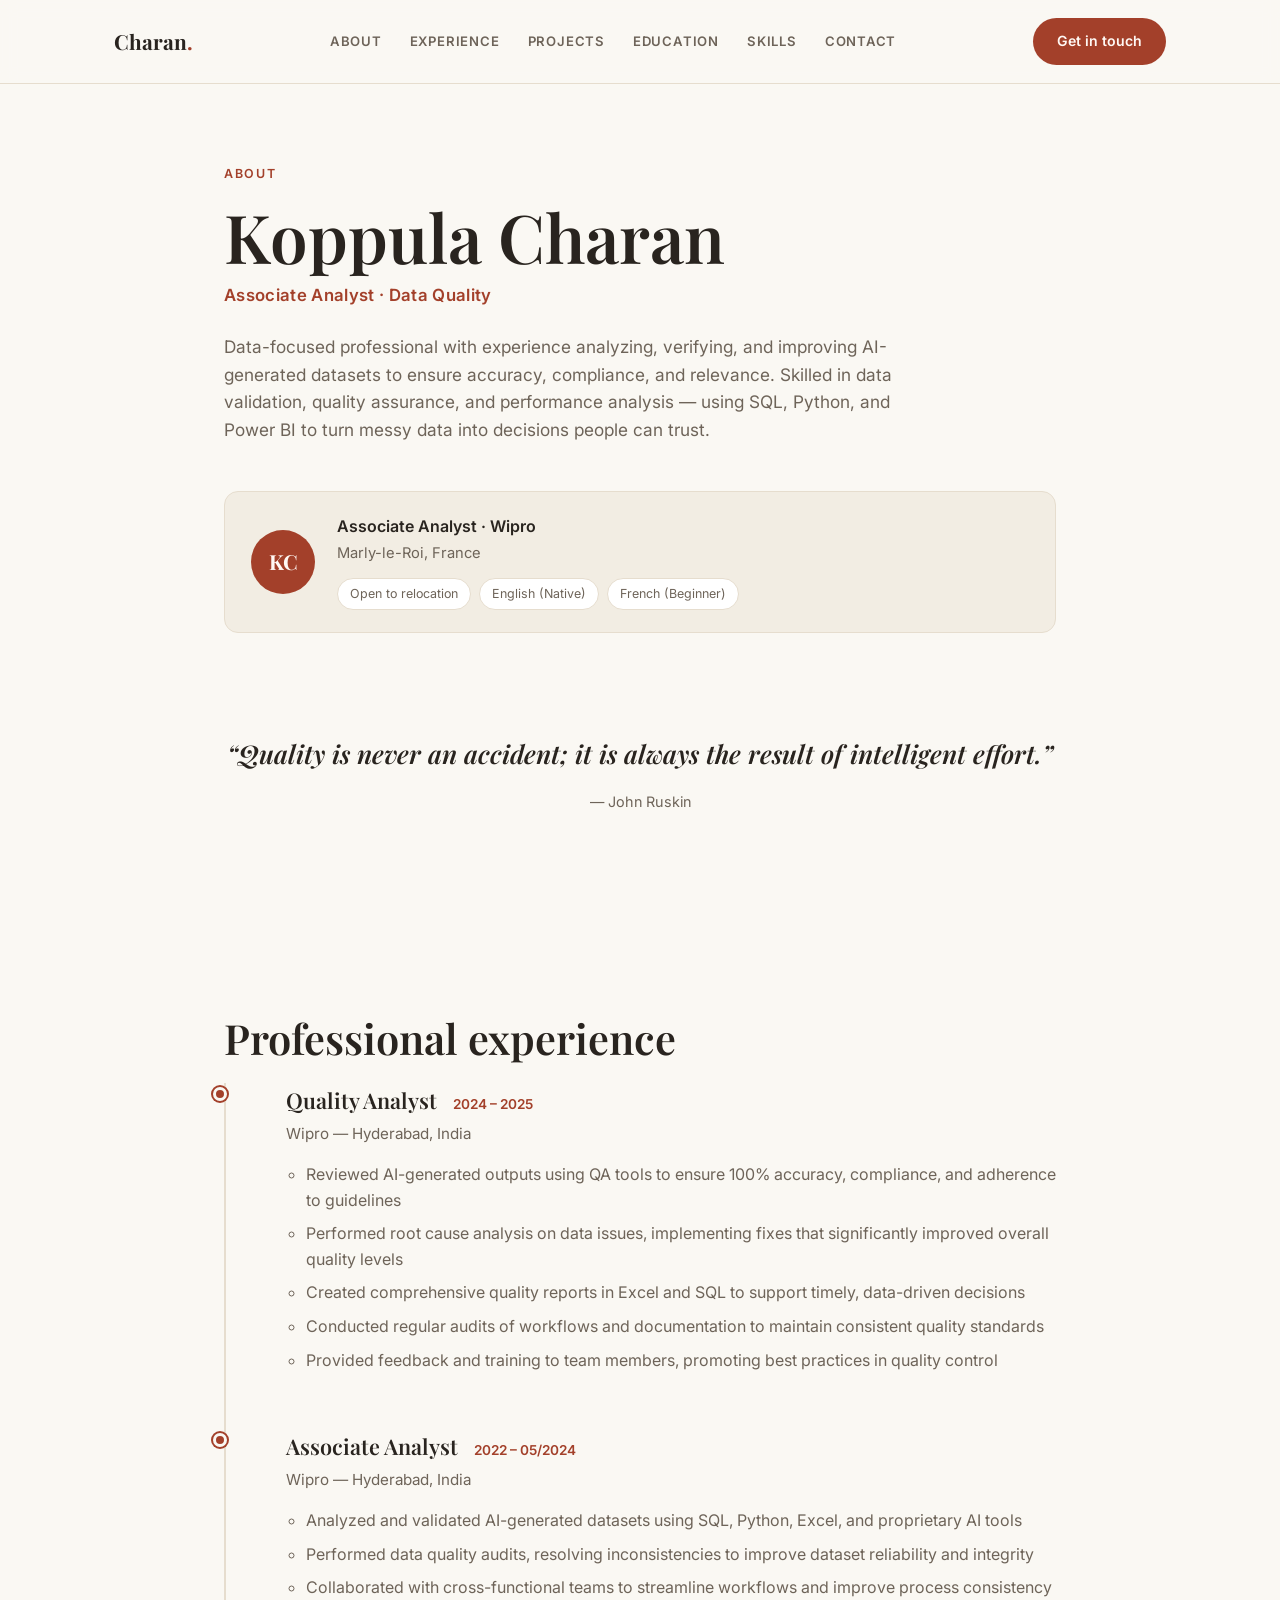
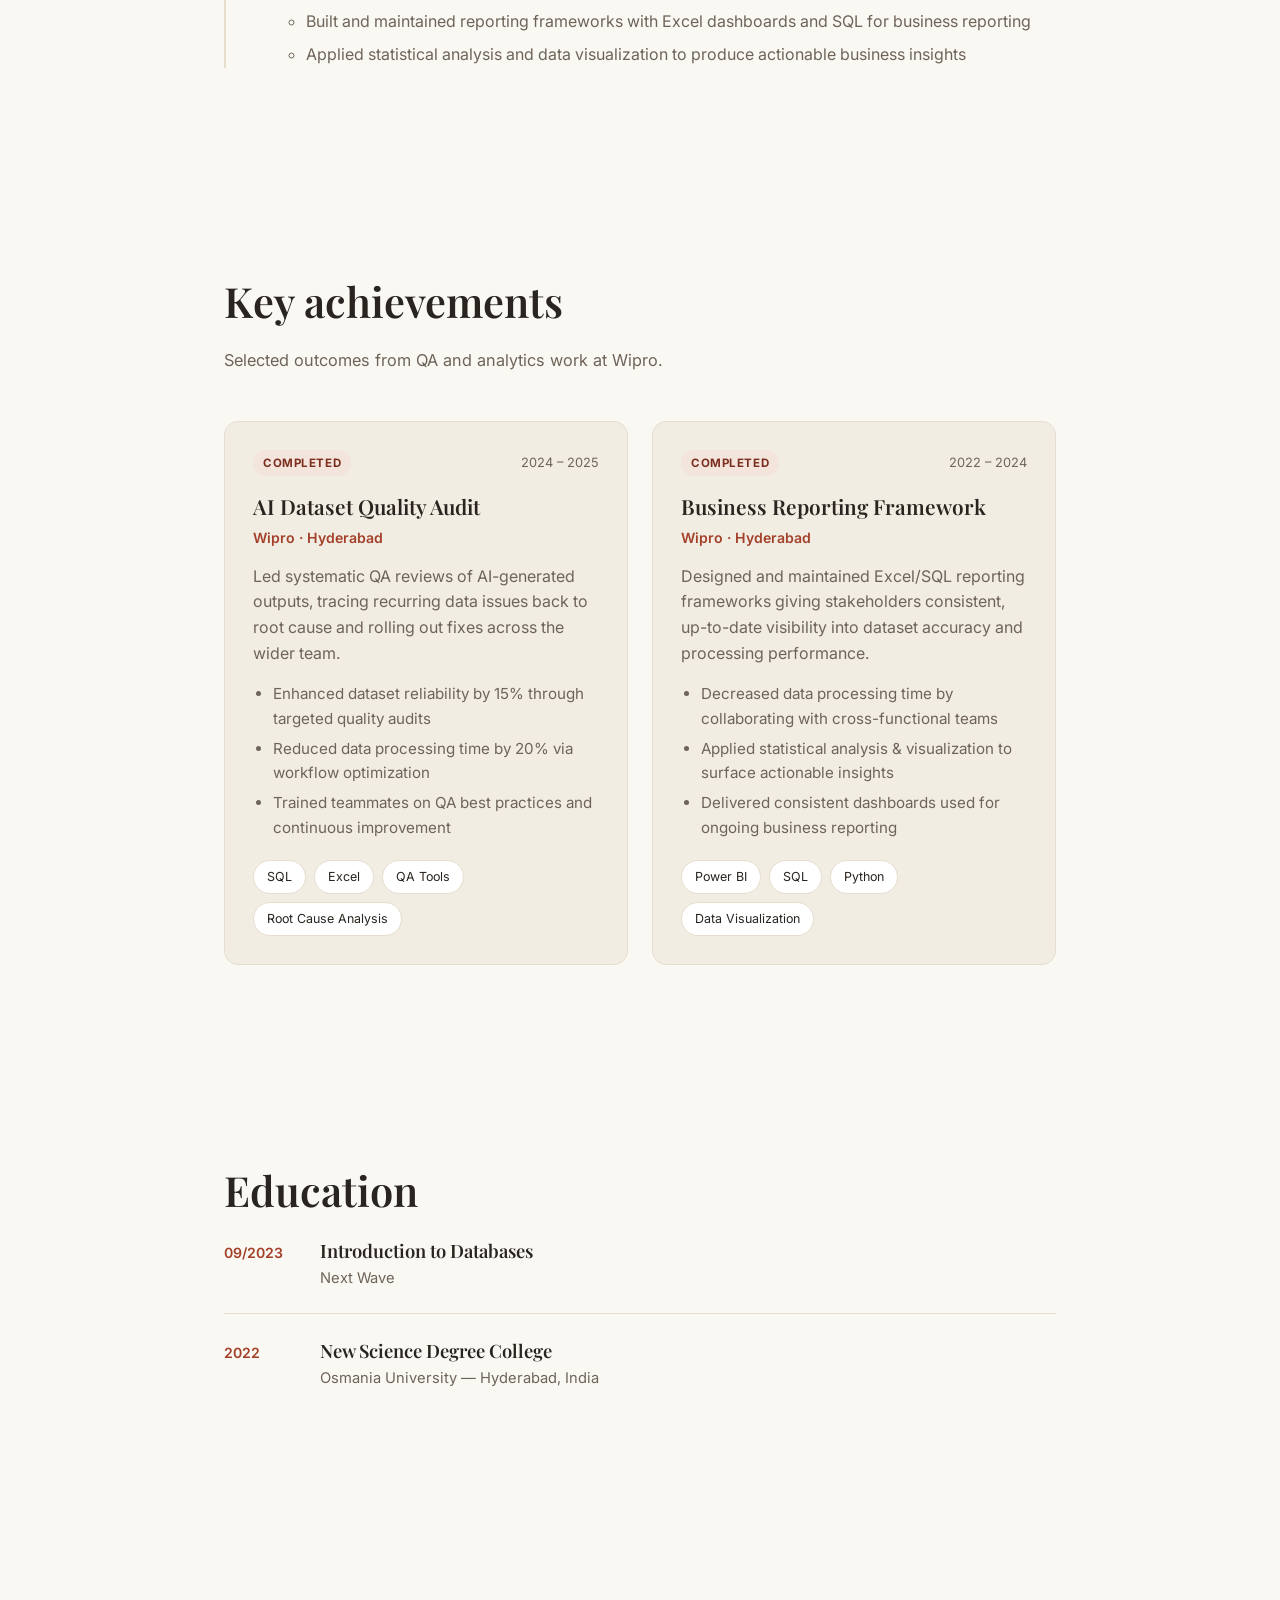
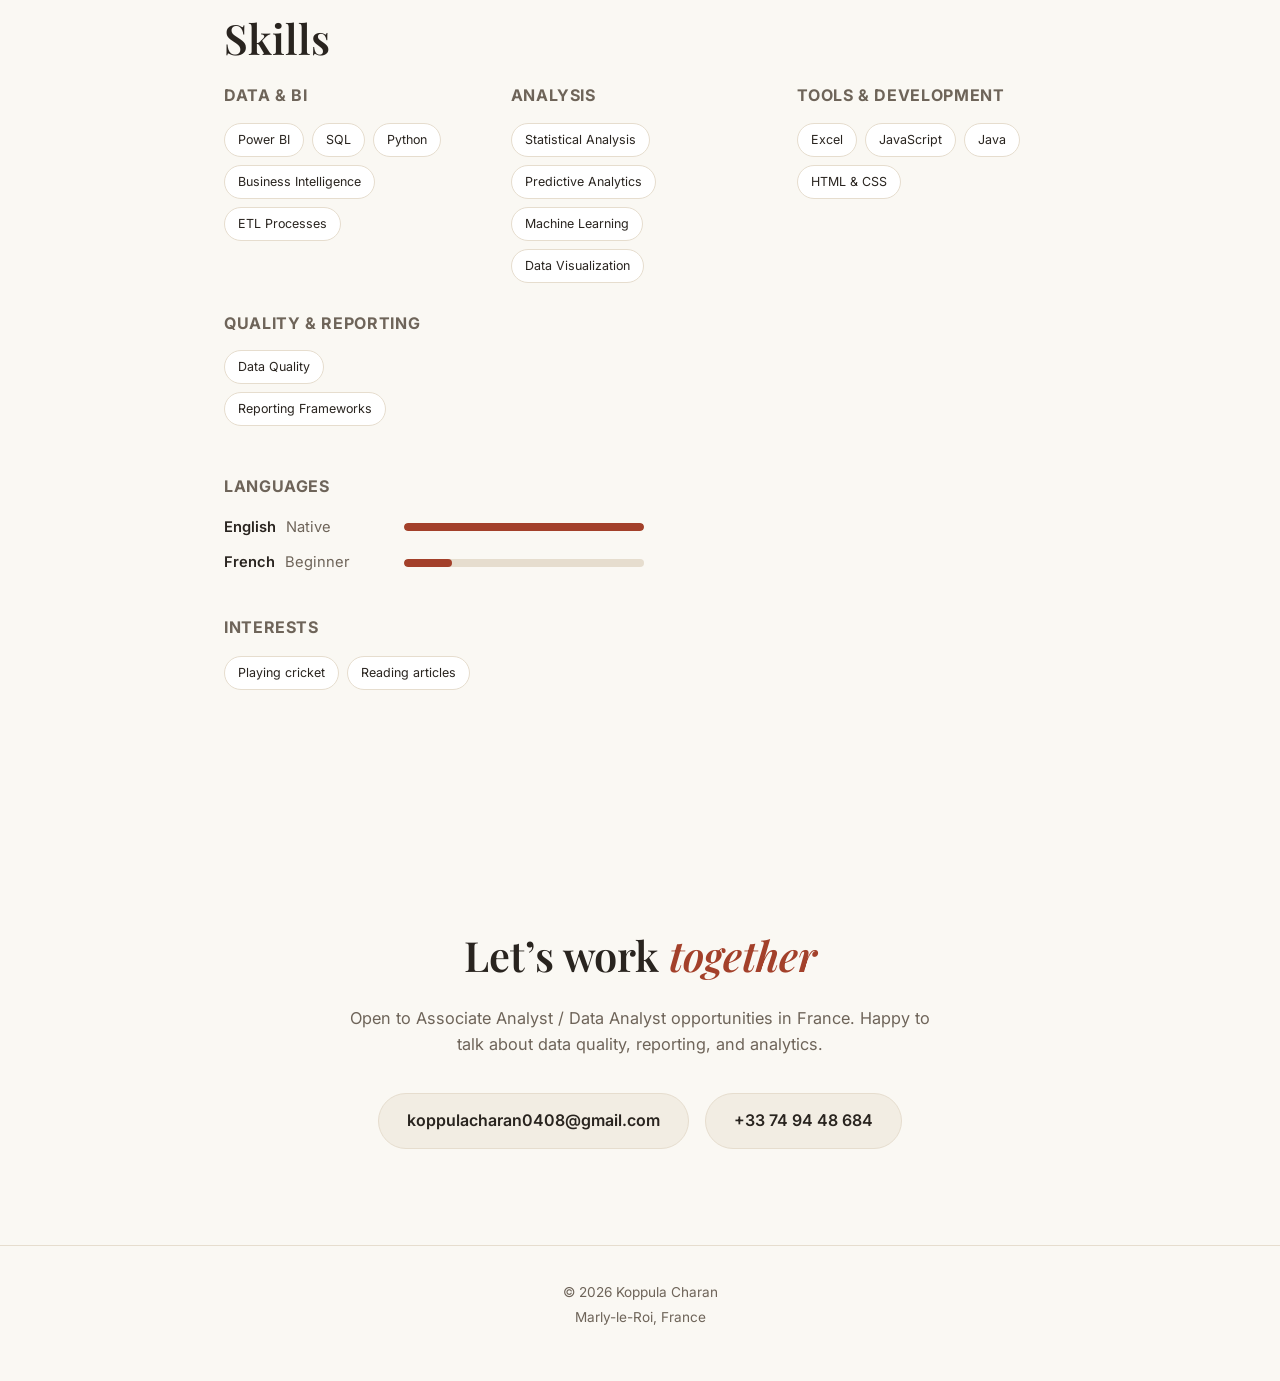
<file: charan-portfolio/index.html>
<!DOCTYPE html>
<html lang="en">
<head>
<meta charset="UTF-8">
<meta name="viewport" content="width=device-width, initial-scale=1.0">
<title>Koppula Charan — Data Quality Analyst</title>
<meta name="description" content="Portfolio of Koppula Charan, Data Quality &amp; Associate Analyst based in Marly-le-Roi, France.">
<link rel="preconnect" href="https://fonts.googleapis.com">
<link href="https://fonts.googleapis.com/css2?family=Playfair+Display:ital,wght@0,500;0,600;0,700;1,500&family=Inter:wght@400;500;600;700&display=swap" rel="stylesheet">
<link rel="stylesheet" href="styles.css">
</head>
<body>

<header class="nav" id="top">
  <div class="nav-inner">
    <a class="logo" href="#top">Charan<span class="dot">.</span></a>
    <button class="nav-toggle" id="navToggle" aria-label="Toggle menu">
      <span></span><span></span><span></span>
    </button>
    <nav class="nav-links" id="navLinks">
      <a href="#about">About</a>
      <a href="#experience">Experience</a>
      <a href="#projects">Projects</a>
      <a href="#education">Education</a>
      <a href="#skills">Skills</a>
      <a href="#contact">Contact</a>
    </nav>
    <a class="btn btn-accent nav-cta" href="mailto:koppulacharan0408@gmail.com">Get in touch</a>
  </div>
</header>

<main>

  <!-- ABOUT / HERO -->
  <section class="section hero" id="about">
    <p class="eyebrow">About</p>
    <h1 class="display">Koppula Charan</h1>
    <p class="role">Associate Analyst · Data Quality</p>
    <p class="lede">
      Data-focused professional with experience analyzing, verifying, and improving AI-generated
      datasets to ensure accuracy, compliance, and relevance. Skilled in data validation, quality
      assurance, and performance analysis &mdash; using SQL, Python, and Power BI to turn messy data
      into decisions people can trust.
    </p>

    <div class="hero-grid">
      <div class="avatar" aria-hidden="true">KC</div>
      <div class="hero-meta">
        <p class="hero-meta-title">Associate Analyst · Wipro</p>
        <p class="hero-meta-sub">Marly-le-Roi, France</p>
        <div class="hero-tags">
          <span>Open to relocation</span>
          <span>English (Native)</span>
          <span>French (Beginner)</span>
        </div>
      </div>
    </div>
  </section>

  <!-- QUOTE -->
  <section class="section quote-section">
    <blockquote>
      &ldquo;Quality is never an accident; it is always the result of intelligent effort.&rdquo;
    </blockquote>
    <p class="quote-attr">&mdash; John Ruskin</p>
  </section>

  <!-- EXPERIENCE -->
  <section class="section" id="experience">
    <h2 class="section-title">Professional experience</h2>

    <ol class="timeline">
      <li class="timeline-item">
        <div class="timeline-dot"></div>
        <div class="timeline-content">
          <div class="timeline-head">
            <h3>Quality Analyst</h3>
            <span class="timeline-date">2024 &ndash; 2025</span>
          </div>
          <p class="timeline-org">Wipro &mdash; Hyderabad, India</p>
          <ul>
            <li>Reviewed AI-generated outputs using QA tools to ensure 100% accuracy, compliance, and adherence to guidelines</li>
            <li>Performed root cause analysis on data issues, implementing fixes that significantly improved overall quality levels</li>
            <li>Created comprehensive quality reports in Excel and SQL to support timely, data-driven decisions</li>
            <li>Conducted regular audits of workflows and documentation to maintain consistent quality standards</li>
            <li>Provided feedback and training to team members, promoting best practices in quality control</li>
          </ul>
        </div>
      </li>

      <li class="timeline-item">
        <div class="timeline-dot"></div>
        <div class="timeline-content">
          <div class="timeline-head">
            <h3>Associate Analyst</h3>
            <span class="timeline-date">2022 &ndash; 05/2024</span>
          </div>
          <p class="timeline-org">Wipro &mdash; Hyderabad, India</p>
          <ul>
            <li>Analyzed and validated AI-generated datasets using SQL, Python, Excel, and proprietary AI tools</li>
            <li>Performed data quality audits, resolving inconsistencies to improve dataset reliability and integrity</li>
            <li>Collaborated with cross-functional teams to streamline workflows and improve process consistency</li>
            <li>Built and maintained reporting frameworks with Excel dashboards and SQL for business reporting</li>
            <li>Applied statistical analysis and data visualization to produce actionable business insights</li>
          </ul>
        </div>
      </li>
    </ol>
  </section>

  <!-- PROJECTS / KEY ACHIEVEMENTS -->
  <section class="section" id="projects">
    <h2 class="section-title">Key achievements</h2>
    <p class="section-sub">Selected outcomes from QA and analytics work at Wipro.</p>

    <div class="project-grid">
      <article class="project-card">
        <div class="project-top">
          <span class="badge badge-done">Completed</span>
          <span class="project-date">2024 &ndash; 2025</span>
        </div>
        <h3>AI Dataset Quality Audit</h3>
        <p class="project-org">Wipro &middot; Hyderabad</p>
        <p class="project-desc">
          Led systematic QA reviews of AI-generated outputs, tracing recurring data issues back to
          root cause and rolling out fixes across the wider team.
        </p>
        <ul>
          <li>Enhanced dataset reliability by 15% through targeted quality audits</li>
          <li>Reduced data processing time by 20% via workflow optimization</li>
          <li>Trained teammates on QA best practices and continuous improvement</li>
        </ul>
        <div class="tags">
          <span>SQL</span><span>Excel</span><span>QA Tools</span><span>Root Cause Analysis</span>
        </div>
      </article>

      <article class="project-card">
        <div class="project-top">
          <span class="badge badge-done">Completed</span>
          <span class="project-date">2022 &ndash; 2024</span>
        </div>
        <h3>Business Reporting Framework</h3>
        <p class="project-org">Wipro &middot; Hyderabad</p>
        <p class="project-desc">
          Designed and maintained Excel/SQL reporting frameworks giving stakeholders consistent,
          up-to-date visibility into dataset accuracy and processing performance.
        </p>
        <ul>
          <li>Decreased data processing time by collaborating with cross-functional teams</li>
          <li>Applied statistical analysis &amp; visualization to surface actionable insights</li>
          <li>Delivered consistent dashboards used for ongoing business reporting</li>
        </ul>
        <div class="tags">
          <span>Power BI</span><span>SQL</span><span>Python</span><span>Data Visualization</span>
        </div>
      </article>
    </div>
  </section>

  <!-- EDUCATION -->
  <section class="section" id="education">
    <h2 class="section-title">Education</h2>

    <div class="edu-list">
      <div class="edu-item">
        <span class="edu-date">09/2023</span>
        <div>
          <h3>Introduction to Databases</h3>
          <p class="edu-org">Next Wave</p>
        </div>
      </div>
      <div class="edu-item">
        <span class="edu-date">2022</span>
        <div>
          <h3>New Science Degree College</h3>
          <p class="edu-org">Osmania University &mdash; Hyderabad, India</p>
        </div>
      </div>
    </div>
  </section>

  <!-- SKILLS -->
  <section class="section" id="skills">
    <h2 class="section-title">Skills</h2>

    <div class="skills-grid">
      <div class="skill-group">
        <h3>Data &amp; BI</h3>
        <div class="chip-row">
          <span>Power BI</span><span>SQL</span><span>Python</span><span>Business Intelligence</span><span>ETL Processes</span>
        </div>
      </div>
      <div class="skill-group">
        <h3>Analysis</h3>
        <div class="chip-row">
          <span>Statistical Analysis</span><span>Predictive Analytics</span><span>Machine Learning</span><span>Data Visualization</span>
        </div>
      </div>
      <div class="skill-group">
        <h3>Tools &amp; Development</h3>
        <div class="chip-row">
          <span>Excel</span><span>JavaScript</span><span>Java</span><span>HTML &amp; CSS</span>
        </div>
      </div>
      <div class="skill-group">
        <h3>Quality &amp; Reporting</h3>
        <div class="chip-row">
          <span>Data Quality</span><span>Reporting Frameworks</span>
        </div>
      </div>
    </div>

    <div class="lang-block">
      <h3>Languages</h3>
      <div class="lang-row">
        <span class="lang-name">English <em>Native</em></span>
        <div class="lang-bar"><i style="width:100%"></i></div>
      </div>
      <div class="lang-row">
        <span class="lang-name">French <em>Beginner</em></span>
        <div class="lang-bar"><i style="width:20%"></i></div>
      </div>
    </div>

    <div class="interests-block">
      <h3>Interests</h3>
      <div class="chip-row">
        <span>Playing cricket</span><span>Reading articles</span>
      </div>
    </div>
  </section>

  <!-- CONTACT -->
  <section class="section contact-section" id="contact">
    <h2 class="section-title">Let&rsquo;s work <span class="accent-text">together</span></h2>
    <p class="section-sub">
      Open to Associate Analyst / Data Analyst opportunities in France. Happy to talk about data
      quality, reporting, and analytics.
    </p>
    <div class="contact-links">
      <a href="mailto:koppulacharan0408@gmail.com">koppulacharan0408@gmail.com</a>
      <a href="tel:+33749448684">+33 74 94 48 684</a>
    </div>
  </section>

</main>

<footer class="footer">
  <p>&copy; 2026 Koppula Charan</p>
  <p>Marly-le-Roi, France</p>
</footer>

<script src="script.js"></script>
</body>
</html>
</file>
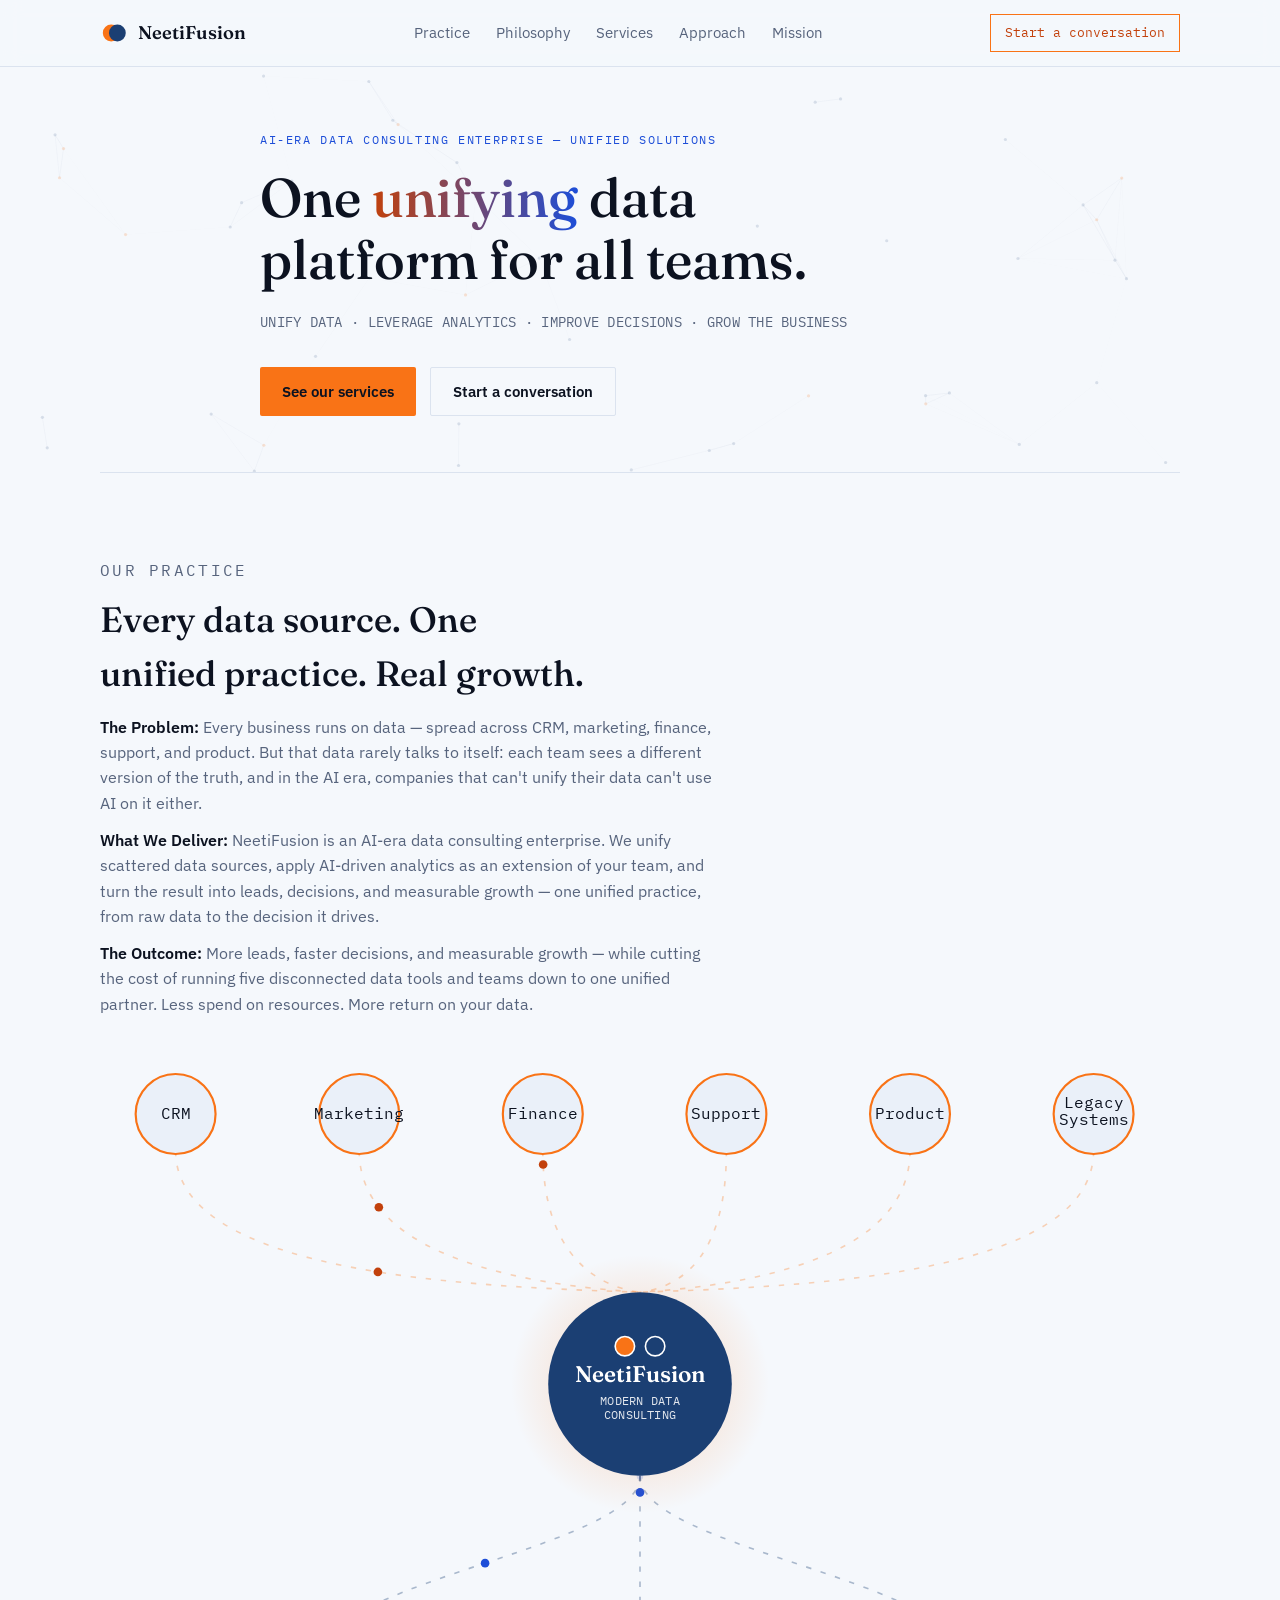
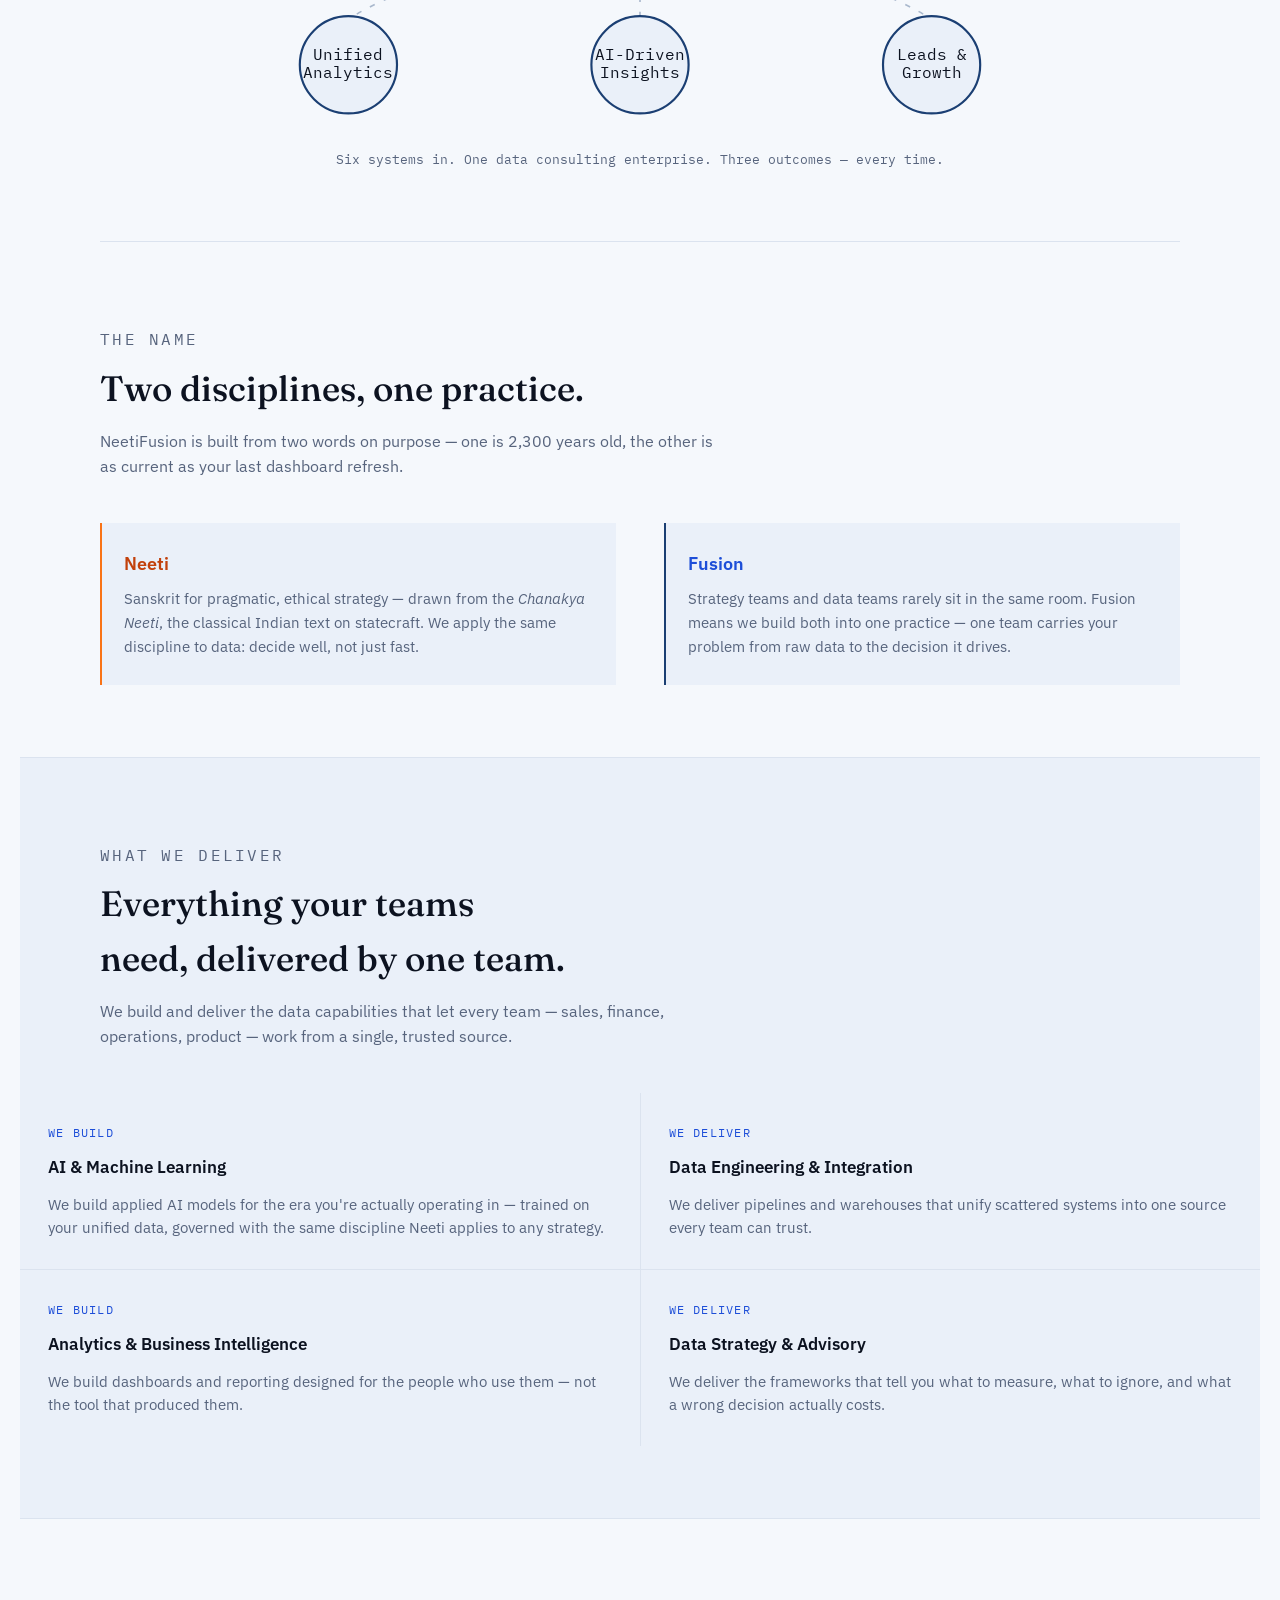
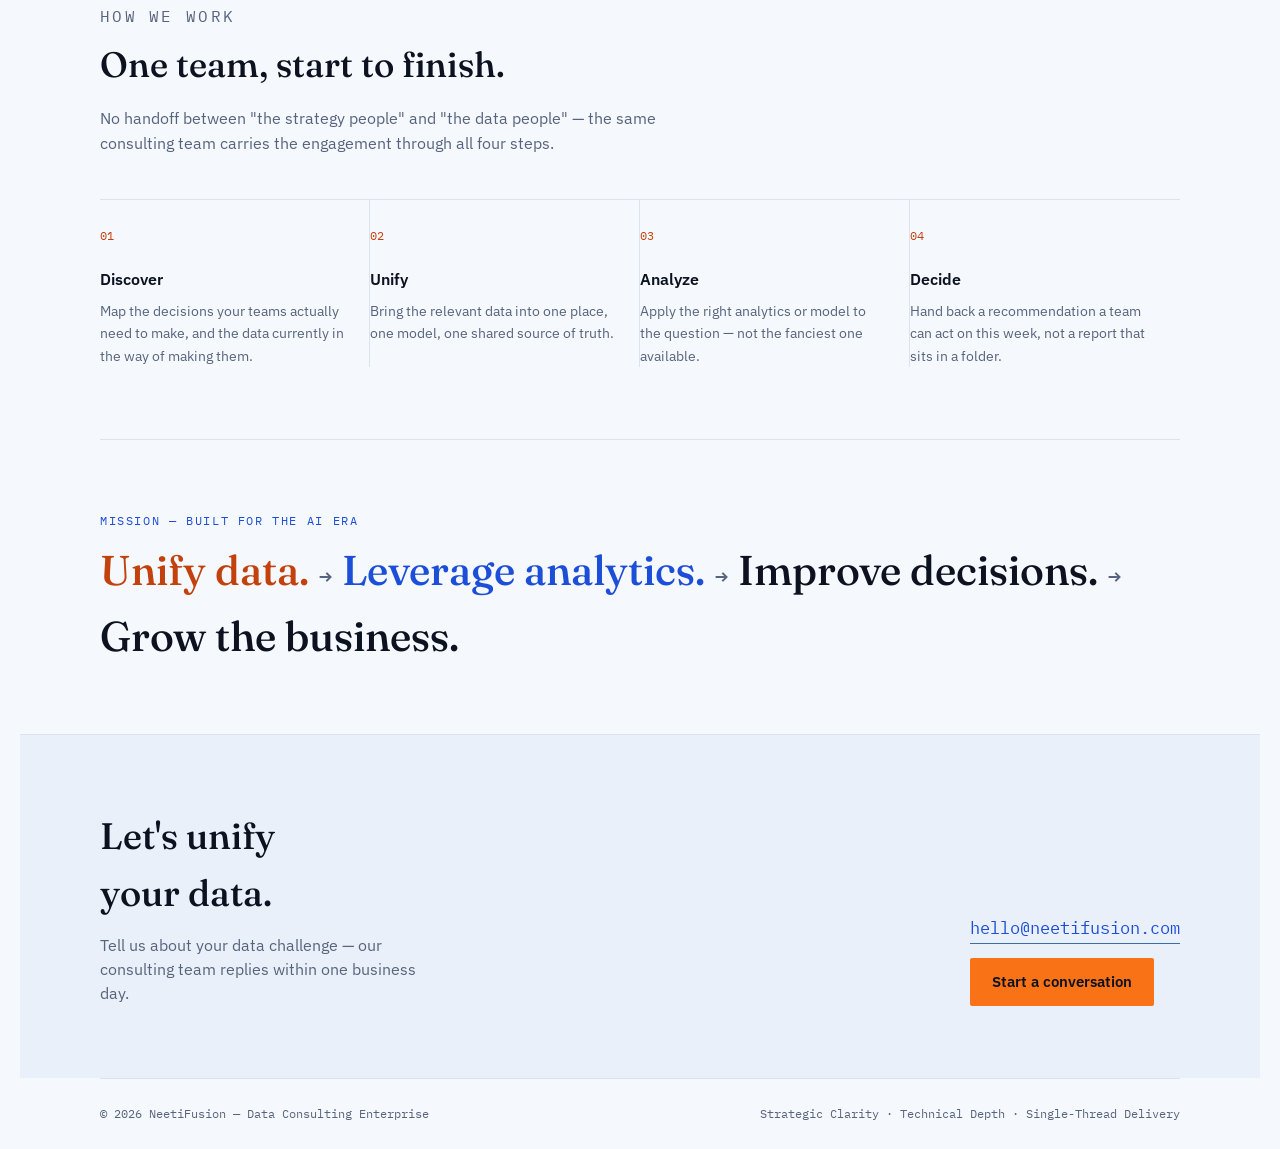
<file: docs/index.html>
<!doctype html>
<html lang="en">
<head>
<meta charset="utf-8">
<meta name="viewport" content="width=device-width, initial-scale=1, viewport-fit=cover">
<title>NeetiFusion — AI-Era Data Consulting Enterprise</title>
<meta name="description" content="NeetiFusion unifies data and leverages AI-driven analytics to help every business team make better decisions and grow.">
<link rel="preconnect" href="https://fonts.googleapis.com">
<link rel="preconnect" href="https://fonts.gstatic.com" crossorigin>
<link href="https://fonts.googleapis.com/css2?family=Fraunces:opsz,wght@9..144,400;9..144,500;9..144,600&family=IBM+Plex+Sans:wght@400;500;600;700&family=IBM+Plex+Mono:wght@400;500&display=swap" rel="stylesheet">
<link rel="stylesheet" href="css/style.css">
</head>
<body>

<header>
  <nav class="nav">
    <div class="brand">
      <svg viewBox="0 0 100 100">
        <circle cx="40" cy="50" r="30" fill="#f97316"/>
        <circle cx="62" cy="50" r="30" fill="#1b3f73"/>
      </svg>
      NeetiFusion
    </div>
    <div class="navlinks">
      <a href="#story">Practice</a>
      <a href="#philosophy">Philosophy</a>
      <a href="#services">Services</a>
      <a href="#approach">Approach</a>
      <a href="#mission">Mission</a>
    </div>
    <a class="navcta" href="#contact">Start a conversation</a>
  </nav>
</header>

<div class="hero">
  <canvas id="network"></canvas>
  <div class="wrap hero-inner">
    <p class="eyebrow">AI-Era Data Consulting Enterprise — Unified Solutions</p>
    <h1 class="tagline">One <em>unifying</em> data platform for all teams.</h1>
    <p class="mission">UNIFY DATA · LEVERAGE ANALYTICS · IMPROVE DECISIONS · GROW THE BUSINESS</p>
    <div class="hero-ctas">
      <a class="btn btn-primary" href="#services">See our services</a>
      <a class="btn btn-ghost" href="#contact">Start a conversation</a>
    </div>
  </div>
</div>

<section id="story" class="wrap">
  <div class="section-head">
    <p class="eyebrow">Our Practice</p>
    <h2>Every data source. One unified practice. Real growth.</h2>
    <p><strong>The Problem:</strong> Every business runs on data — spread across CRM, marketing, finance, support, and product. But that data rarely talks to itself: each team sees a different version of the truth, and in the AI era, companies that can't unify their data can't use AI on it either.</p>
    <p><strong>What We Deliver:</strong> NeetiFusion is an AI-era data consulting enterprise. We unify scattered data sources, apply AI-driven analytics as an extension of your team, and turn the result into leads, decisions, and measurable growth — one unified practice, from raw data to the decision it drives.</p>
    <p><strong>The Outcome:</strong> More leads, faster decisions, and measurable growth — while cutting the cost of running five disconnected data tools and teams down to one unified partner. Less spend on resources. More return on your data.</p>
  </div>
  <div class="flow-diagram">
    <svg id="flowSvg" viewBox="0 0 1000 620" role="img" aria-label="Diagram: data from CRM, marketing, finance, support, product and legacy systems flows into NeetiFusion's consulting practice, which produces unified analytics, AI-driven insights, and business growth.">
      <defs>
        <radialGradient id="hubGlow">
          <stop offset="0" stop-color="#f97316" stop-opacity="0.3"/>
          <stop offset="1" stop-color="#f97316" stop-opacity="0"/>
        </radialGradient>
      </defs>

      <g class="flow-in">
        <path id="p1" d="M70,84 C70,200 350,210 500,215"/>
        <path id="p2" d="M240,84 C240,190 420,210 500,215"/>
        <path id="p3" d="M410,84 C410,180 460,210 500,215"/>
        <path id="p4" d="M580,84 C580,180 540,210 500,215"/>
        <path id="p5" d="M750,84 C750,190 580,210 500,215"/>
        <path id="p6" d="M920,84 C920,200 650,210 500,215"/>
      </g>
      <g class="flow-out">
        <path id="q1" d="M500,385 C500,440 300,470 230,518"/>
        <path id="q2" d="M500,385 C500,440 500,470 500,518"/>
        <path id="q3" d="M500,385 C500,440 700,470 770,518"/>
      </g>

      <circle r="4" class="dot-in" opacity="0">
        <animateMotion dur="3.4s" begin="0s" repeatCount="indefinite" calcMode="spline" keyTimes="0;1" keySplines="0.42 0 0.58 1"><mpath href="#p1"/></animateMotion>
        <animate attributeName="opacity" values="0;1;1;0" keyTimes="0;0.15;0.85;1" dur="3.4s" begin="0s" repeatCount="indefinite"/>
      </circle>
      <circle r="4" class="dot-in" opacity="0">
        <animateMotion dur="3.7s" begin="0.6s" repeatCount="indefinite" calcMode="spline" keyTimes="0;1" keySplines="0.42 0 0.58 1"><mpath href="#p2"/></animateMotion>
        <animate attributeName="opacity" values="0;1;1;0" keyTimes="0;0.15;0.85;1" dur="3.7s" begin="0.6s" repeatCount="indefinite"/>
      </circle>
      <circle r="4" class="dot-in" opacity="0">
        <animateMotion dur="3.1s" begin="1.1s" repeatCount="indefinite" calcMode="spline" keyTimes="0;1" keySplines="0.42 0 0.58 1"><mpath href="#p3"/></animateMotion>
        <animate attributeName="opacity" values="0;1;1;0" keyTimes="0;0.15;0.85;1" dur="3.1s" begin="1.1s" repeatCount="indefinite"/>
      </circle>
      <circle r="4" class="dot-in" opacity="0">
        <animateMotion dur="3.9s" begin="1.7s" repeatCount="indefinite" calcMode="spline" keyTimes="0;1" keySplines="0.42 0 0.58 1"><mpath href="#p4"/></animateMotion>
        <animate attributeName="opacity" values="0;1;1;0" keyTimes="0;0.15;0.85;1" dur="3.9s" begin="1.7s" repeatCount="indefinite"/>
      </circle>
      <circle r="4" class="dot-in" opacity="0">
        <animateMotion dur="3.3s" begin="2.2s" repeatCount="indefinite" calcMode="spline" keyTimes="0;1" keySplines="0.42 0 0.58 1"><mpath href="#p5"/></animateMotion>
        <animate attributeName="opacity" values="0;1;1;0" keyTimes="0;0.15;0.85;1" dur="3.3s" begin="2.2s" repeatCount="indefinite"/>
      </circle>
      <circle r="4" class="dot-in" opacity="0">
        <animateMotion dur="3.6s" begin="2.8s" repeatCount="indefinite" calcMode="spline" keyTimes="0;1" keySplines="0.42 0 0.58 1"><mpath href="#p6"/></animateMotion>
        <animate attributeName="opacity" values="0;1;1;0" keyTimes="0;0.15;0.85;1" dur="3.6s" begin="2.8s" repeatCount="indefinite"/>
      </circle>

      <circle r="4" class="dot-out" opacity="0">
        <animateMotion dur="2.6s" begin="0.3s" repeatCount="indefinite" calcMode="spline" keyTimes="0;1" keySplines="0.42 0 0.58 1"><mpath href="#q1"/></animateMotion>
        <animate attributeName="opacity" values="0;1;1;0" keyTimes="0;0.18;0.82;1" dur="2.6s" begin="0.3s" repeatCount="indefinite"/>
      </circle>
      <circle r="4" class="dot-out" opacity="0">
        <animateMotion dur="2.9s" begin="1.0s" repeatCount="indefinite" calcMode="spline" keyTimes="0;1" keySplines="0.42 0 0.58 1"><mpath href="#q2"/></animateMotion>
        <animate attributeName="opacity" values="0;1;1;0" keyTimes="0;0.18;0.82;1" dur="2.9s" begin="1.0s" repeatCount="indefinite"/>
      </circle>
      <circle r="4" class="dot-out" opacity="0">
        <animateMotion dur="2.5s" begin="1.7s" repeatCount="indefinite" calcMode="spline" keyTimes="0;1" keySplines="0.42 0 0.58 1"><mpath href="#q3"/></animateMotion>
        <animate attributeName="opacity" values="0;1;1;0" keyTimes="0;0.18;0.82;1" dur="2.5s" begin="1.7s" repeatCount="indefinite"/>
      </circle>

      <circle r="3" class="dot-in" opacity="0">
        <animateMotion dur="3.4s" begin="1.7s" repeatCount="indefinite" calcMode="spline" keyTimes="0;1" keySplines="0.42 0 0.58 1"><mpath href="#p1"/></animateMotion>
        <animate attributeName="opacity" values="0;1;1;0" keyTimes="0;0.15;0.85;1" dur="3.4s" begin="1.7s" repeatCount="indefinite"/>
      </circle>
      <circle r="3" class="dot-in" opacity="0">
        <animateMotion dur="3.7s" begin="2.45s" repeatCount="indefinite" calcMode="spline" keyTimes="0;1" keySplines="0.42 0 0.58 1"><mpath href="#p2"/></animateMotion>
        <animate attributeName="opacity" values="0;1;1;0" keyTimes="0;0.15;0.85;1" dur="3.7s" begin="2.45s" repeatCount="indefinite"/>
      </circle>
      <circle r="3" class="dot-in" opacity="0">
        <animateMotion dur="3.1s" begin="2.65s" repeatCount="indefinite" calcMode="spline" keyTimes="0;1" keySplines="0.42 0 0.58 1"><mpath href="#p3"/></animateMotion>
        <animate attributeName="opacity" values="0;1;1;0" keyTimes="0;0.15;0.85;1" dur="3.1s" begin="2.65s" repeatCount="indefinite"/>
      </circle>
      <circle r="3" class="dot-in" opacity="0">
        <animateMotion dur="3.9s" begin="3.65s" repeatCount="indefinite" calcMode="spline" keyTimes="0;1" keySplines="0.42 0 0.58 1"><mpath href="#p4"/></animateMotion>
        <animate attributeName="opacity" values="0;1;1;0" keyTimes="0;0.15;0.85;1" dur="3.9s" begin="3.65s" repeatCount="indefinite"/>
      </circle>
      <circle r="3" class="dot-in" opacity="0">
        <animateMotion dur="3.3s" begin="3.85s" repeatCount="indefinite" calcMode="spline" keyTimes="0;1" keySplines="0.42 0 0.58 1"><mpath href="#p5"/></animateMotion>
        <animate attributeName="opacity" values="0;1;1;0" keyTimes="0;0.15;0.85;1" dur="3.3s" begin="3.85s" repeatCount="indefinite"/>
      </circle>
      <circle r="3" class="dot-in" opacity="0">
        <animateMotion dur="3.6s" begin="4.6s" repeatCount="indefinite" calcMode="spline" keyTimes="0;1" keySplines="0.42 0 0.58 1"><mpath href="#p6"/></animateMotion>
        <animate attributeName="opacity" values="0;1;1;0" keyTimes="0;0.15;0.85;1" dur="3.6s" begin="4.6s" repeatCount="indefinite"/>
      </circle>

      <circle r="3" class="dot-out" opacity="0">
        <animateMotion dur="2.6s" begin="1.6s" repeatCount="indefinite" calcMode="spline" keyTimes="0;1" keySplines="0.42 0 0.58 1"><mpath href="#q1"/></animateMotion>
        <animate attributeName="opacity" values="0;1;1;0" keyTimes="0;0.18;0.82;1" dur="2.6s" begin="1.6s" repeatCount="indefinite"/>
      </circle>
      <circle r="3" class="dot-out" opacity="0">
        <animateMotion dur="2.9s" begin="2.45s" repeatCount="indefinite" calcMode="spline" keyTimes="0;1" keySplines="0.42 0 0.58 1"><mpath href="#q2"/></animateMotion>
        <animate attributeName="opacity" values="0;1;1;0" keyTimes="0;0.18;0.82;1" dur="2.9s" begin="2.45s" repeatCount="indefinite"/>
      </circle>
      <circle r="3" class="dot-out" opacity="0">
        <animateMotion dur="2.5s" begin="2.95s" repeatCount="indefinite" calcMode="spline" keyTimes="0;1" keySplines="0.42 0 0.58 1"><mpath href="#q3"/></animateMotion>
        <animate attributeName="opacity" values="0;1;1;0" keyTimes="0;0.18;0.82;1" dur="2.5s" begin="2.95s" repeatCount="indefinite"/>
      </circle>

      <g class="node-group">
        <circle class="node-source" cx="70" cy="50" r="37"/>
        <text class="flow-label" x="70" y="55" text-anchor="middle">CRM</text>
      </g>
      <g class="node-group">
        <circle class="node-source" cx="240" cy="50" r="37"/>
        <text class="flow-label" x="240" y="55" text-anchor="middle">Marketing</text>
      </g>
      <g class="node-group">
        <circle class="node-source" cx="410" cy="50" r="37"/>
        <text class="flow-label" x="410" y="55" text-anchor="middle">Finance</text>
      </g>
      <g class="node-group">
        <circle class="node-source" cx="580" cy="50" r="37"/>
        <text class="flow-label" x="580" y="55" text-anchor="middle">Support</text>
      </g>
      <g class="node-group">
        <circle class="node-source" cx="750" cy="50" r="37"/>
        <text class="flow-label" x="750" y="55" text-anchor="middle">Product</text>
      </g>
      <g class="node-group">
        <circle class="node-source" cx="920" cy="50" r="37"/>
        <text class="flow-label" x="920" y="44" text-anchor="middle">Legacy</text>
        <text class="flow-label" x="920" y="60" text-anchor="middle">Systems</text>
      </g>

      <circle cx="500" cy="300" r="110" fill="url(#hubGlow)">
        <animate attributeName="r" values="104;122;104" dur="4.5s" calcMode="spline" keyTimes="0;0.5;1" keySplines="0.42 0 0.58 1;0.42 0 0.58 1" repeatCount="indefinite"/>
      </circle>
      <circle cx="500" cy="300" r="85" class="hub-core"/>
      <circle cx="486" cy="265" r="9" fill="#f97316" stroke="#ffffff" stroke-width="1.5"/>
      <circle cx="514" cy="265" r="9" fill="#1b3f73" stroke="#ffffff" stroke-width="1.5"/>
      <text x="500" y="298" text-anchor="middle" class="hub-title">NeetiFusion</text>
      <text x="500" y="319" text-anchor="middle" class="hub-sub">MODERN DATA</text>
      <text x="500" y="332" text-anchor="middle" class="hub-sub">CONSULTING</text>

      <g class="node-group">
        <circle class="node-outcome" cx="230" cy="560" r="45"/>
        <text class="flow-label" x="230" y="556" text-anchor="middle">Unified</text>
        <text class="flow-label" x="230" y="572" text-anchor="middle">Analytics</text>
      </g>
      <g class="node-group">
        <circle class="node-outcome" cx="500" cy="560" r="45"/>
        <text class="flow-label" x="500" y="556" text-anchor="middle">AI-Driven</text>
        <text class="flow-label" x="500" y="572" text-anchor="middle">Insights</text>
      </g>
      <g class="node-group">
        <circle class="node-outcome" cx="770" cy="560" r="45"/>
        <text class="flow-label" x="770" y="556" text-anchor="middle">Leads &amp;</text>
        <text class="flow-label" x="770" y="572" text-anchor="middle">Growth</text>
      </g>
    </svg>
  </div>
  <p class="flow-caption">Six systems in. One data consulting enterprise. Three outcomes — every time.</p>
</section>

<section id="philosophy" class="wrap">
  <div class="section-head">
    <p class="eyebrow">The Name</p>
    <h2>Two disciplines, one practice.</h2>
    <p>NeetiFusion is built from two words on purpose — one is 2,300 years old, the other is as current as your last dashboard refresh.</p>
  </div>
  <div class="philosophy-grid">
    <div class="philo-card">
      <h3>Neeti</h3>
      <p>Sanskrit for pragmatic, ethical strategy — drawn from the <em>Chanakya Neeti</em>, the classical Indian text on statecraft. We apply the same discipline to data: decide well, not just fast.</p>
    </div>
    <div class="philo-card">
      <h3>Fusion</h3>
      <p>Strategy teams and data teams rarely sit in the same room. Fusion means we build both into one practice — one team carries your problem from raw data to the decision it drives.</p>
    </div>
  </div>
</section>

<section id="services">
  <div class="wrap">
    <div class="section-head">
      <p class="eyebrow">What We Deliver</p>
      <h2>Everything your teams need, delivered by one team.</h2>
      <p>We build and deliver the data capabilities that let every team — sales, finance, operations, product — work from a single, trusted source.</p>
    </div>
  </div>
  <div class="services-grid">
    <div class="service">
      <span class="num">We Build</span>
      <h3>AI &amp; Machine Learning</h3>
      <p>We build applied AI models for the era you're actually operating in — trained on your unified data, governed with the same discipline Neeti applies to any strategy.</p>
    </div>
    <div class="service">
      <span class="num">We Deliver</span>
      <h3>Data Engineering &amp; Integration</h3>
      <p>We deliver pipelines and warehouses that unify scattered systems into one source every team can trust.</p>
    </div>
    <div class="service">
      <span class="num">We Build</span>
      <h3>Analytics &amp; Business Intelligence</h3>
      <p>We build dashboards and reporting designed for the people who use them — not the tool that produced them.</p>
    </div>
    <div class="service">
      <span class="num">We Deliver</span>
      <h3>Data Strategy &amp; Advisory</h3>
      <p>We deliver the frameworks that tell you what to measure, what to ignore, and what a wrong decision actually costs.</p>
    </div>
  </div>
</section>

<section id="approach" class="wrap">
  <div class="section-head">
    <p class="eyebrow">How We Work</p>
    <h2>One team, start to finish.</h2>
    <p>No handoff between "the strategy people" and "the data people" — the same consulting team carries the engagement through all four steps.</p>
  </div>
  <div class="approach-row">
    <div class="step">
      <h4>Discover</h4>
      <p>Map the decisions your teams actually need to make, and the data currently in the way of making them.</p>
    </div>
    <div class="step">
      <h4>Unify</h4>
      <p>Bring the relevant data into one place, one model, one shared source of truth.</p>
    </div>
    <div class="step">
      <h4>Analyze</h4>
      <p>Apply the right analytics or model to the question — not the fanciest one available.</p>
    </div>
    <div class="step">
      <h4>Decide</h4>
      <p>Hand back a recommendation a team can act on this week, not a report that sits in a folder.</p>
    </div>
  </div>
</section>

<section id="mission" class="wrap">
  <p class="eyebrow">Mission — Built for the AI Era</p>
  <div class="mission-flow" style="margin-top:14px;">
    <span class="beat">Unify data.</span>
    <span class="arrow">→</span>
    <span class="beat">Leverage analytics.</span>
    <span class="arrow">→</span>
    <span class="beat">Improve decisions.</span>
    <span class="arrow">→</span>
    <span class="beat">Grow the business.</span>
  </div>
</section>

<section id="contact">
  <div class="wrap contact-inner">
    <div class="contact-copy">
      <h2>Let's unify your data.</h2>
      <p class="contact-sub">Tell us about your data challenge — our consulting team replies within one business day.</p>
    </div>
    <div class="contact-cta">
      <a class="contact-email" href="mailto:hello@neetifusion.com">hello@neetifusion.com</a>
      <a class="btn btn-primary" href="mailto:hello@neetifusion.com">Start a conversation</a>
    </div>
  </div>
</section>

<footer class="wrap">
  <span>© 2026 NeetiFusion — Data Consulting Enterprise</span>
  <span>Strategic Clarity · Technical Depth · Single-Thread Delivery</span>
</footer>

<script src="js/app.js"></script>
</body>
</html>
</file>
<file: charan-portfolio/styles.css>
:root {
  --bg: #faf8f3;
  --bg-alt: #f2ede3;
  --text: #29241f;
  --text-muted: #6e6459;
  --line: #e6ddce;
  --accent: #a3402a;
  --accent-dark: #7c2f1f;
  --accent-tint: #f3e4dc;
  --radius: 14px;
  --max-w: 880px;
}

* { box-sizing: border-box; }

html { scroll-behavior: smooth; }

body {
  margin: 0;
  background: var(--bg);
  color: var(--text);
  font-family: 'Inter', -apple-system, BlinkMacSystemFont, 'Segoe UI', sans-serif;
  line-height: 1.6;
  -webkit-font-smoothing: antialiased;
}

h1, h2, h3, blockquote {
  font-family: 'Playfair Display', Georgia, serif;
  font-weight: 600;
  margin: 0;
  color: var(--text);
}

a { color: inherit; text-decoration: none; }

.section {
  max-width: var(--max-w);
  margin: 0 auto;
  padding: 96px 24px;
}

.eyebrow {
  text-transform: uppercase;
  letter-spacing: 0.14em;
  font-size: 0.78rem;
  font-weight: 600;
  color: var(--accent);
  margin: 0 0 18px;
}

.section-title {
  font-size: clamp(2rem, 4vw, 2.6rem);
  margin-bottom: 12px;
}

.section-sub {
  color: var(--text-muted);
  font-size: 1.02rem;
  margin: 0 0 48px;
  max-width: 60ch;
}

.accent-text { color: var(--accent); font-style: italic; }

/* NAV */
.nav {
  position: sticky;
  top: 0;
  z-index: 50;
  background: rgba(250, 248, 243, 0.92);
  backdrop-filter: blur(8px);
  border-bottom: 1px solid var(--line);
}

.nav-inner {
  max-width: 1100px;
  margin: 0 auto;
  padding: 18px 24px;
  display: flex;
  align-items: center;
  justify-content: space-between;
  gap: 24px;
}

.logo {
  font-family: 'Playfair Display', serif;
  font-weight: 700;
  font-size: 1.3rem;
}
.logo .dot { color: var(--accent); }

.nav-links {
  display: flex;
  gap: 28px;
  flex: 1;
  justify-content: center;
}

.nav-links a {
  font-size: 0.82rem;
  font-weight: 600;
  text-transform: uppercase;
  letter-spacing: 0.06em;
  color: var(--text-muted);
  transition: color 0.15s ease;
}
.nav-links a:hover { color: var(--accent); }

.btn {
  display: inline-block;
  padding: 12px 24px;
  border-radius: 999px;
  font-weight: 600;
  font-size: 0.88rem;
  white-space: nowrap;
}

.btn-accent {
  background: var(--accent);
  color: #fff8f4;
  transition: background 0.15s ease;
}
.btn-accent:hover { background: var(--accent-dark); }

.nav-toggle {
  display: none;
  flex-direction: column;
  gap: 5px;
  background: none;
  border: none;
  cursor: pointer;
  padding: 6px;
}
.nav-toggle span {
  width: 22px;
  height: 2px;
  background: var(--text);
  display: block;
}

/* HERO */
.hero { padding-top: 80px; padding-bottom: 60px; }

.display {
  font-size: clamp(2.6rem, 7vw, 4.2rem);
  line-height: 1.05;
  margin-bottom: 10px;
}

.role {
  color: var(--accent);
  font-weight: 600;
  letter-spacing: 0.02em;
  margin: 0 0 24px;
  font-size: 1.05rem;
}

.lede {
  max-width: 62ch;
  color: var(--text-muted);
  font-size: 1.08rem;
  margin: 0 0 48px;
}

.hero-grid {
  display: flex;
  align-items: center;
  gap: 22px;
  background: var(--bg-alt);
  border: 1px solid var(--line);
  border-radius: var(--radius);
  padding: 22px 26px;
}

.avatar {
  width: 64px;
  height: 64px;
  min-width: 64px;
  border-radius: 50%;
  background: var(--accent);
  color: #fff8f4;
  display: flex;
  align-items: center;
  justify-content: center;
  font-family: 'Playfair Display', serif;
  font-weight: 700;
  font-size: 1.3rem;
}

.hero-meta-title { margin: 0; font-weight: 600; }
.hero-meta-sub { margin: 2px 0 12px; color: var(--text-muted); font-size: 0.92rem; }

.hero-tags {
  display: flex;
  flex-wrap: wrap;
  gap: 8px;
}
.hero-tags span {
  font-size: 0.78rem;
  padding: 5px 12px;
  border-radius: 999px;
  background: #fff;
  border: 1px solid var(--line);
  color: var(--text-muted);
}

/* QUOTE */
.quote-section {
  padding: 40px 24px 96px;
  text-align: center;
}
.quote-section blockquote {
  font-style: italic;
  font-size: clamp(1.2rem, 2.6vw, 1.6rem);
  max-width: 56ch;
  margin: 0 auto 16px;
  color: var(--text);
}
.quote-attr {
  color: var(--text-muted);
  font-size: 0.9rem;
  margin: 0;
}

/* TIMELINE */
.timeline {
  list-style: none;
  margin: 0;
  padding: 0 0 0 28px;
  border-left: 2px solid var(--line);
}

.timeline-item {
  position: relative;
  padding: 0 0 48px 32px;
}
.timeline-item:last-child { padding-bottom: 0; }

.timeline-dot {
  position: absolute;
  left: -41px;
  top: 4px;
  width: 14px;
  height: 14px;
  border-radius: 50%;
  background: var(--accent);
  border: 3px solid var(--bg);
  box-shadow: 0 0 0 2px var(--accent);
}

.timeline-head {
  display: flex;
  flex-wrap: wrap;
  align-items: baseline;
  gap: 10px 16px;
  margin-bottom: 4px;
}
.timeline-head h3 { font-size: 1.35rem; }

.timeline-date {
  font-size: 0.85rem;
  color: var(--accent);
  font-weight: 600;
  font-family: 'Inter', sans-serif;
}

.timeline-org {
  color: var(--text-muted);
  margin: 0 0 16px;
  font-size: 0.95rem;
}

.timeline-content ul {
  margin: 0;
  padding-left: 20px;
  color: var(--text-muted);
}
.timeline-content li { margin-bottom: 8px; }

/* PROJECTS */
.project-grid {
  display: grid;
  grid-template-columns: repeat(auto-fit, minmax(300px, 1fr));
  gap: 24px;
}

.project-card {
  background: var(--bg-alt);
  border: 1px solid var(--line);
  border-radius: var(--radius);
  padding: 28px;
}

.project-top {
  display: flex;
  justify-content: space-between;
  align-items: center;
  margin-bottom: 14px;
}

.badge {
  font-size: 0.72rem;
  font-weight: 700;
  text-transform: uppercase;
  letter-spacing: 0.05em;
  padding: 4px 10px;
  border-radius: 999px;
}
.badge-done { background: var(--accent-tint); color: var(--accent-dark); }

.project-date { font-size: 0.8rem; color: var(--text-muted); }

.project-card h3 { font-size: 1.3rem; margin-bottom: 4px; }
.project-org { color: var(--accent); font-size: 0.88rem; font-weight: 600; margin: 0 0 14px; }
.project-desc { color: var(--text-muted); margin: 0 0 16px; }

.project-card ul {
  margin: 0 0 20px;
  padding-left: 20px;
  color: var(--text-muted);
  font-size: 0.95rem;
}
.project-card li { margin-bottom: 6px; }

.tags, .chip-row {
  display: flex;
  flex-wrap: wrap;
  gap: 8px;
}
.tags span, .chip-row span {
  font-size: 0.78rem;
  padding: 6px 13px;
  border-radius: 999px;
  background: #fff;
  border: 1px solid var(--line);
  color: var(--text);
}

/* EDUCATION */
.edu-list { display: flex; flex-direction: column; gap: 22px; }
.edu-item {
  display: flex;
  gap: 20px;
  align-items: baseline;
  padding-bottom: 22px;
  border-bottom: 1px solid var(--line);
}
.edu-item:last-child { border-bottom: none; }
.edu-date {
  min-width: 76px;
  color: var(--accent);
  font-weight: 600;
  font-size: 0.88rem;
}
.edu-item h3 { font-size: 1.15rem; margin-bottom: 2px; }
.edu-org { color: var(--text-muted); margin: 0; font-size: 0.92rem; }

/* SKILLS */
.skills-grid {
  display: grid;
  grid-template-columns: repeat(auto-fit, minmax(240px, 1fr));
  gap: 28px;
  margin-bottom: 48px;
}
.skill-group h3 {
  font-size: 1rem;
  font-family: 'Inter', sans-serif;
  font-weight: 700;
  text-transform: uppercase;
  letter-spacing: 0.04em;
  color: var(--text-muted);
  margin-bottom: 14px;
}

.lang-block, .interests-block { margin-bottom: 40px; }
.lang-block h3, .interests-block h3 {
  font-size: 1rem;
  font-family: 'Inter', sans-serif;
  font-weight: 700;
  text-transform: uppercase;
  letter-spacing: 0.04em;
  color: var(--text-muted);
  margin-bottom: 16px;
}

.lang-row {
  display: flex;
  align-items: center;
  gap: 20px;
  margin-bottom: 12px;
}
.lang-name {
  min-width: 160px;
  font-weight: 600;
  font-size: 0.92rem;
}
.lang-name em { color: var(--text-muted); font-style: normal; font-weight: 400; margin-left: 6px; }
.lang-bar {
  flex: 1;
  max-width: 240px;
  height: 8px;
  border-radius: 999px;
  background: var(--line);
  overflow: hidden;
}
.lang-bar i {
  display: block;
  height: 100%;
  background: var(--accent);
  border-radius: 999px;
}

/* CONTACT */
.contact-section { text-align: center; }
.contact-section .section-title { margin-bottom: 16px; }
.contact-section .section-sub { margin: 0 auto 36px; }
.contact-links {
  display: flex;
  justify-content: center;
  flex-wrap: wrap;
  gap: 16px;
}
.contact-links a {
  padding: 14px 28px;
  border-radius: 999px;
  border: 1px solid var(--line);
  background: var(--bg-alt);
  font-weight: 600;
  transition: all 0.15s ease;
}
.contact-links a:hover {
  background: var(--accent);
  color: #fff8f4;
  border-color: var(--accent);
}

/* FOOTER */
.footer {
  text-align: center;
  padding: 32px 24px 48px;
  color: var(--text-muted);
  font-size: 0.85rem;
  border-top: 1px solid var(--line);
}
.footer p { margin: 4px 0; }

/* RESPONSIVE */
@media (max-width: 760px) {
  .nav-links {
    position: absolute;
    top: 100%;
    left: 0;
    right: 0;
    background: var(--bg);
    border-bottom: 1px solid var(--line);
    flex-direction: column;
    padding: 20px 24px;
    gap: 18px;
    display: none;
  }
  .nav-links.open { display: flex; }
  .nav-toggle { display: flex; }
  .nav-cta { display: none; }
  .hero-grid { flex-direction: column; align-items: flex-start; }
  .section { padding: 64px 20px; }
}
</file>
<file: docs/css/style.css>
*{box-sizing:border-box;}
html,body{margin:0;}
:root{
  --bg:#f5f8fc;
  --ink-900:#0c1220;
  --ink-800:#eaf0f9;
  --ink-700:#e2e9f4;
  --line:#dbe3ef;
  --gold-300:#c2410c;
  --gold-500:#f97316;
  --gold-600:#9a3412;
  --teal-300:#1d4ed8;
  --teal-400:#1b3f73;
  --teal-600:#3b6ea5;
  --text:#0c1220;
  --muted:#57647d;
  --paper:#fff8f0;
  --font-display:'Fraunces', Georgia, 'Times New Roman', serif;
  --font-body:'IBM Plex Sans', -apple-system, Segoe UI, sans-serif;
  --font-mono:'IBM Plex Mono', SFMono-Regular, Consolas, monospace;
}

body{
  background:var(--bg);
  color:var(--text);
  font-family:var(--font-body);
  line-height:1.55;
  padding-left:max(20px, env(safe-area-inset-left,0px));
  padding-right:max(20px, env(safe-area-inset-right,0px));
}
h1,h2,h3{font-family:var(--font-display); text-wrap:balance; margin:0;}
p{margin:0;}
a{color:inherit;}
img,svg{max-width:100%;}
.wrap{max-width:1080px; margin:0 auto;}
.eyebrow{
  font-family:var(--font-mono);
  font-size:0.72rem;
  letter-spacing:0.14em;
  text-transform:uppercase;
  color:var(--teal-300);
}

/* ---------- header ---------- */
header{
  position:sticky;
  top:env(safe-area-inset-top,0px);
  z-index:50;
  background:rgba(245,248,252,0.82);
  backdrop-filter:blur(10px);
  border-bottom:1px solid var(--line);
  margin-left:calc(-1 * max(20px, env(safe-area-inset-left,0px)));
  margin-right:calc(-1 * max(20px, env(safe-area-inset-right,0px)));
  padding-left:max(20px, env(safe-area-inset-left,0px));
  padding-right:max(20px, env(safe-area-inset-right,0px));
}
.nav{
  max-width:1080px; margin:0 auto;
  display:flex; align-items:center; justify-content:space-between;
  padding-block:14px;
  gap:16px;
}
.brand{display:flex; align-items:center; gap:10px; font-family:var(--font-display); font-size:1.15rem; font-weight:600; white-space:nowrap;}
.brand svg{width:28px; height:28px; flex:none;}
.navlinks{display:flex; gap:26px; font-size:0.92rem; color:var(--muted);}
.navlinks a{text-decoration:none; transition:color .2s;}
.navlinks a:hover{color:var(--teal-300);}
.navcta{
  font-family:var(--font-mono); font-size:0.8rem;
  border:1px solid var(--gold-500); color:var(--gold-300);
  padding:8px 14px; text-decoration:none; white-space:nowrap;
  transition:background .2s, color .2s;
}
.navcta:hover{background:var(--gold-500); color:var(--ink-900);}
@media (max-width:720px){ .navlinks{display:none;} }

/* ---------- hero ---------- */
.hero{
  position:relative;
  padding-block:64px 56px;
  overflow:hidden;
}
#network{
  position:absolute; inset:0;
  width:100%; height:100%;
  opacity:0.4;
  pointer-events:none;
}
.hero-inner{position:relative; z-index:2; max-width:760px;}
.hero h1{
  font-size:clamp(2.1rem, 5vw, 3.4rem);
  font-weight:500;
  line-height:1.15;
  margin-block:18px 20px;
  max-width:20ch;
}
.hero h1 em{
  font-style:normal;
  background:linear-gradient(90deg, var(--gold-300), var(--teal-300));
  -webkit-background-clip:text; background-clip:text; color:transparent;
}
.hero .mission{
  margin-top:18px;
  font-family:var(--font-mono);
  font-size:0.85rem;
  color:var(--muted);
  letter-spacing:0.02em;
}
.hero-ctas{display:flex; gap:14px; margin-top:34px; flex-wrap:wrap;}
.btn{
  display:inline-flex; align-items:center; gap:8px;
  padding:12px 22px;
  font-family:var(--font-body); font-weight:600; font-size:0.95rem;
  text-decoration:none;
  border-radius:2px;
}
.btn-primary{background:var(--gold-500); color:var(--ink-900);}
.btn-primary:hover{background:var(--gold-300); color:#ffffff;}
.btn-ghost{border:1px solid var(--line); color:var(--text);}
.btn-ghost:hover{border-color:var(--gold-500); color:var(--gold-300);}

section{padding-block:72px;}
.section-head{max-width:620px; margin-bottom:44px;}
.section-head h2{font-size:clamp(1.6rem,3vw,2.2rem); font-weight:500; margin-top:10px;}
.section-head p{color:var(--muted); margin-top:12px; font-size:1.02rem;}
.section-head p strong{color:var(--text); font-weight:600;}

/* ---------- philosophy ---------- */
#philosophy{border-top:1px solid var(--line);}
.philosophy-grid{
  display:grid; grid-template-columns:1fr 1fr; gap:48px; align-items:start;
}
.philo-card{
  padding:26px 24px 26px 22px;
  border-left:2px solid var(--gold-500);
  background:var(--ink-800);
}
.philo-card:nth-child(2){border-left-color:var(--teal-400);}
.philo-card h3{font-size:1.15rem; font-weight:600; margin-bottom:10px; color:var(--gold-300); font-family:var(--font-body);}
.philo-card:nth-child(2) h3{color:var(--teal-300);}
.philo-card p{color:var(--muted); font-size:0.96rem;}
@media (max-width:760px){ .philosophy-grid{grid-template-columns:1fr;} }

/* ---------- services ---------- */
#services{background:var(--ink-800); border-top:1px solid var(--line); border-bottom:1px solid var(--line);}
.services-grid{display:grid; grid-template-columns:repeat(2,1fr); gap:1px; background:var(--line);}
.service{
  background:var(--ink-800);
  padding:30px 28px;
  display:flex; flex-direction:column; gap:12px;
}
.service .num{font-family:var(--font-mono); font-size:0.78rem; color:var(--teal-300); text-transform:uppercase; letter-spacing:0.1em;}
.service h3{font-size:1.08rem; font-weight:600; font-family:var(--font-body);}
.service p{color:var(--muted); font-size:0.93rem;}
@media (max-width:760px){ .services-grid{grid-template-columns:1fr;} }

/* ---------- approach ---------- */
.approach-row{
  display:grid; grid-template-columns:repeat(4,1fr); gap:0;
  counter-reset:step;
  border-top:1px solid var(--line);
}
.step{
  padding:26px 20px 0 0;
  border-right:1px solid var(--line);
  position:relative;
}
.step:last-child{border-right:none;}
.step::before{
  counter-increment:step;
  content:"0" counter(step);
  display:block;
  font-family:var(--font-mono);
  font-size:0.78rem;
  color:var(--gold-300);
  margin-bottom:10px;
}
.step h4{font-family:var(--font-body); font-size:1rem; font-weight:600; margin-bottom:8px;}
.step p{color:var(--muted); font-size:0.9rem;}
@media (max-width:760px){
  .approach-row{grid-template-columns:1fr;}
  .step{border-right:none; border-bottom:1px solid var(--line); padding-bottom:22px;}
}

/* ---------- mission ---------- */
#mission{
  border-top:1px solid var(--line);
  text-align:left;
}
.mission-flow{
  display:flex; flex-wrap:wrap; align-items:baseline; gap:14px 10px;
  font-family:var(--font-display);
  font-size:clamp(1.5rem, 4vw, 2.6rem);
  font-weight:500;
  line-height:1.25;
}
.mission-flow .beat{white-space:nowrap;}
.mission-flow .beat:nth-child(1){color:var(--gold-300);}
.mission-flow .beat:nth-child(2){color:var(--gold-300);}
.mission-flow .beat:nth-child(3){color:var(--teal-300);}
.mission-flow .beat:nth-child(4){color:var(--teal-300);}
.mission-flow .arrow{color:var(--muted); font-family:var(--font-mono); font-size:1.4rem;}

/* ---------- contact ---------- */
#contact{
  border-top:1px solid var(--line);
  background:var(--ink-800);
}
.contact-inner{display:flex; justify-content:space-between; align-items:flex-end; gap:24px; flex-wrap:wrap;}
.contact-copy{display:flex; flex-direction:column; gap:12px; max-width:32ch;}
.contact-inner h2{font-size:clamp(1.6rem,3.4vw,2.3rem); font-weight:500; max-width:14ch;}
.contact-sub{color:var(--muted); font-size:0.98rem;}
.contact-cta{display:flex; flex-direction:column; gap:14px; align-items:flex-start;}
.contact-email{
  font-family:var(--font-mono); font-size:1.05rem;
  color:var(--teal-300); text-decoration:none;
  border-bottom:1px solid var(--teal-600);
  padding-bottom:2px;
}
.contact-email:hover{color:var(--teal-400);}

footer{
  padding-block:26px calc(26px + env(safe-area-inset-bottom,0px));
  display:flex; justify-content:space-between; gap:12px; flex-wrap:wrap;
  font-family:var(--font-mono); font-size:0.75rem; color:var(--muted);
  border-top:1px solid var(--line);
}

/* ---------- data-flow story ---------- */
#story{border-top:1px solid var(--line);}
.flow-diagram{margin-top:28px;}
.flow-diagram svg{width:100%; height:auto; display:block; overflow:visible;}
.flow-in path{fill:none; stroke:var(--gold-500); stroke-opacity:0.3; stroke-width:1.5; stroke-dasharray:5 9;}
.flow-out path{fill:none; stroke:var(--teal-400); stroke-opacity:0.35; stroke-width:1.5; stroke-dasharray:5 9;}
.dot-in{fill:var(--gold-300);}
.dot-out{fill:var(--teal-300);}
.node-source{fill:var(--ink-800); stroke:var(--gold-500); stroke-width:2;}
.node-outcome{fill:var(--ink-800); stroke:var(--teal-400); stroke-width:2;}
.flow-label{font-family:var(--font-mono); font-size:15px; fill:var(--text);}
@media (prefers-reduced-motion:no-preference){
  .flow-in path, .flow-out path{animation:dashFlow 1.1s linear infinite;}
  .node-source{animation:pulseSource 3s ease-in-out infinite;}
  .node-outcome{animation:pulseOutcome 3.4s ease-in-out infinite;}
}
@keyframes dashFlow{to{stroke-dashoffset:-28;}}
@keyframes pulseSource{0%,100%{r:37;}50%{r:40;}}
@keyframes pulseOutcome{0%,100%{r:45;}50%{r:48;}}
.hub-core{fill:var(--teal-400);}
.hub-title{font-family:var(--font-display); font-size:21px; font-weight:600; fill:#ffffff;}
.hub-sub{font-family:var(--font-mono); font-size:11px; letter-spacing:0.02em; fill:#ffffff; opacity:0.88;}
.flow-caption{margin-top:20px; font-family:var(--font-mono); font-size:0.8rem; color:var(--muted); text-align:center;}
</file>
